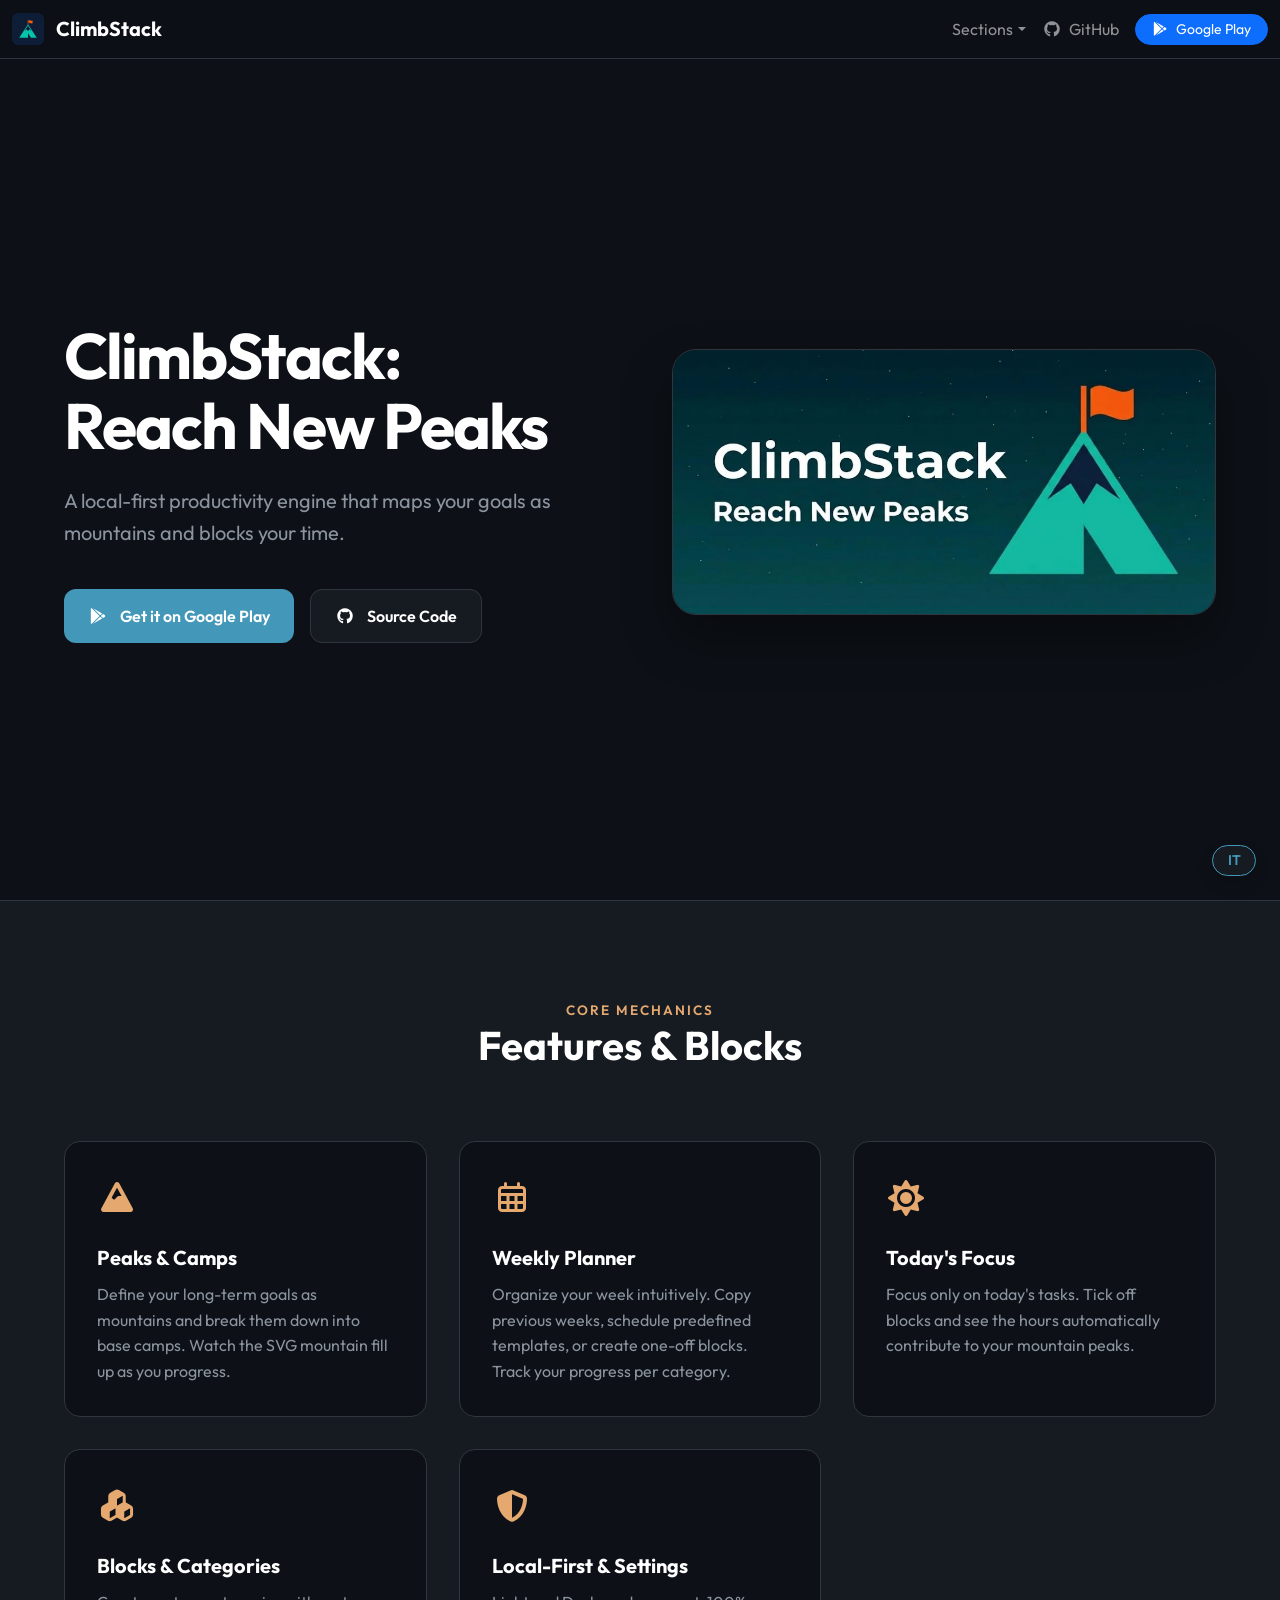
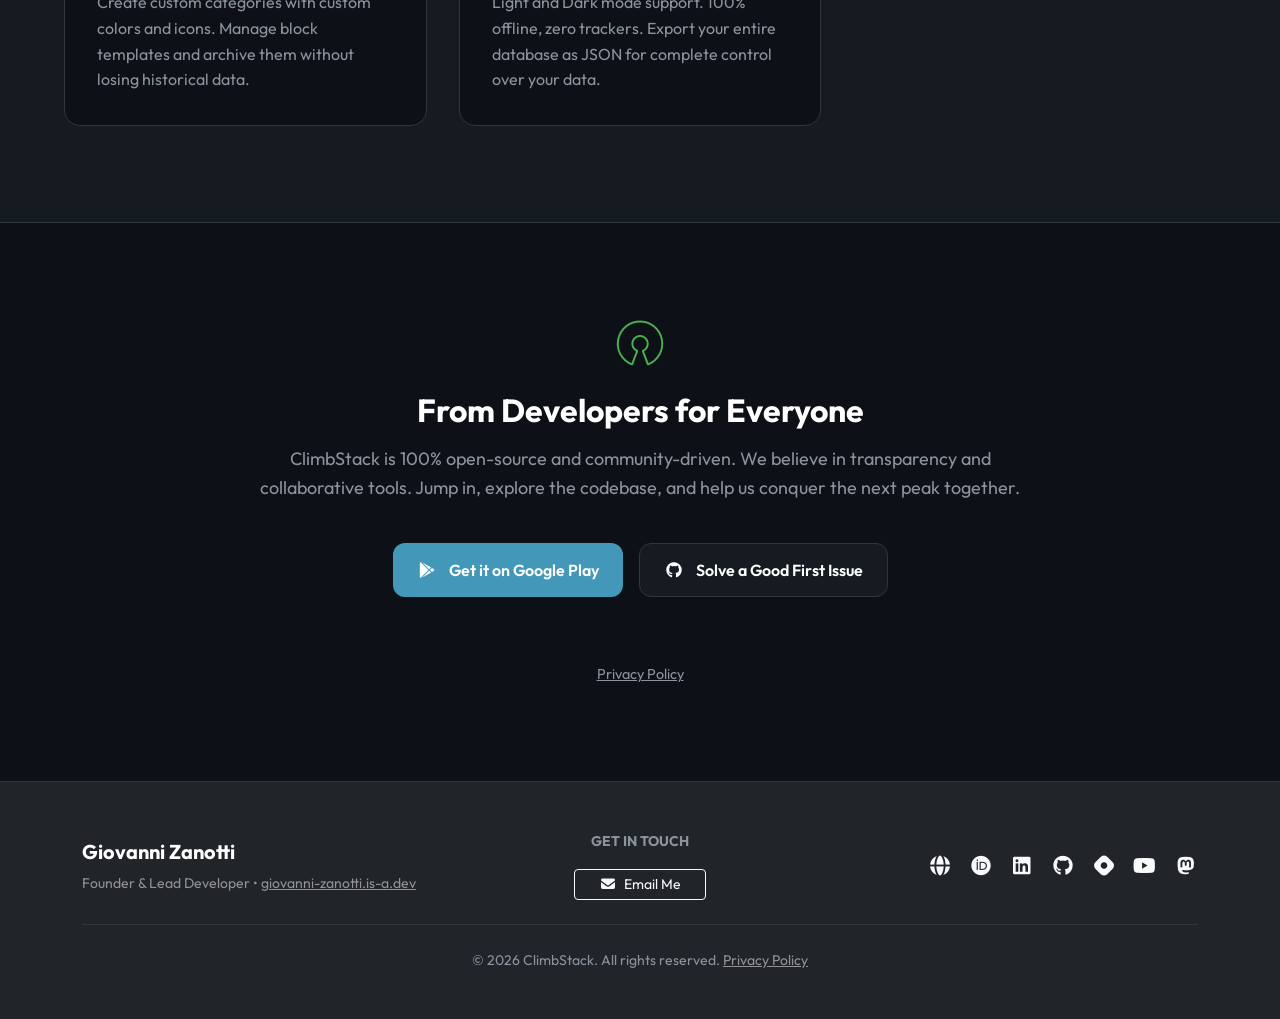
<file: index.html>
<!DOCTYPE html>
<html lang="en">
<head>
  <meta charset="UTF-8">
  <meta name="viewport" content="width=device-width, initial-scale=1.0">
  <title>ClimbStack - Gamify your goals.</title>
  
  <meta name="description" content="A local-first productivity engine that maps your goals as mountains and blocks your time.">
  <meta name="theme-color" content="#0D1117">
  <meta name="referrer" content="strict-origin-when-cross-origin">
  <link rel="canonical" href="https://climbstack.github.io/">
  <meta name="google-site-verification" content="YzHt-BYmM1HLvC2pYqcA4j8ddYJd6Ll98s3a3wKNP8w">

  <!-- Open Graph / Facebook -->
  <meta property="og:type" content="website">
  <meta property="og:url" content="https://climbstack.github.io/">
  <meta property="og:title" content="ClimbStack - Gamify your goals.">
  <meta property="og:description" content="A local-first productivity engine that maps your goals as mountains and blocks your time.">
  <meta property="og:image" content="https://climbstack.github.io/assets/feature.png">
  <meta property="og:site_name" content="ClimbStack">
  <meta property="og:locale" content="en_US">
  <meta property="og:locale:alternate" content="it_IT">

  <!-- Twitter Card -->
  <meta name="twitter:card" content="summary_large_image">
  <meta name="twitter:url" content="https://climbstack.github.io/">
  <meta name="twitter:title" content="ClimbStack - Gamify your goals.">
  <meta name="twitter:description" content="A local-first productivity engine that maps your goals as mountains and blocks your time.">
  <meta name="twitter:image" content="https://climbstack.github.io/assets/feature.png">

  <!-- Preconnect to external CDNs -->
  <link rel="preconnect" href="https://fonts.googleapis.com">
  <link rel="preconnect" href="https://fonts.gstatic.com" crossorigin>
  <link rel="preconnect" href="https://cdn.jsdelivr.net">
  <link rel="stylesheet" href="https://fonts.googleapis.com/css2?family=Outfit:wght@300;400;500;600;700&display=swap">

  <!-- Favicons & App Manifest -->
  <link rel="icon" type="image/x-icon" href="favicon.ico">
  <link rel="icon" type="image/png" sizes="32x32" href="assets/favicon-32x32.png">
  <link rel="icon" type="image/png" sizes="16x16" href="assets/favicon-16x16.png">
  <link rel="apple-touch-icon" sizes="180x180" href="assets/apple-touch-icon.png">
  <link rel="manifest" href="site.webmanifest">
  
  <!-- CSS -->
  <link rel="stylesheet" href="css/globals.css">
  <link rel="stylesheet" href="css/climbstack.css">
  <!-- Bootstrap -->
  <link href="https://cdn.jsdelivr.net/npm/bootstrap@5.3.3/dist/css/bootstrap.min.css" rel="stylesheet" integrity="sha384-QWTKZyjpPEjISv5WaRU9OFeRpok6YctnYmDr5pNlyT2bRjXh0JMhjY6hW+ALEwIH" crossorigin="anonymous">
  <!-- Font Awesome -->
  <link rel="stylesheet" href="css/font-awesome/css/all.min.css">

  <!-- Structured Data (JSON-LD) -->
  <script type="application/ld+json">
  {
    "@context": "https://schema.org",
    "@graph": [
      {
        "@type": "WebSite",
        "@id": "https://climbstack.github.io/#website",
        "url": "https://climbstack.github.io/",
        "name": "ClimbStack",
        "description": "Gamify your goals. Conquer your peaks."
      },
      {
        "@type": "SoftwareApplication",
        "@id": "https://climbstack.github.io/#app",
        "name": "ClimbStack",
        "operatingSystem": "Android, iOS",
        "applicationCategory": "ProductivityApplication",
        "offers": {
          "@type": "Offer",
          "price": "0",
          "priceCurrency": "USD"
        },
        "downloadUrl": "https://play.google.com/store/apps/details?id=com.gizano.levelup",
        "installUrl": "https://play.google.com/store/apps/details?id=com.gizano.levelup",
        "description": "A local-first productivity engine that maps your goals as mountains and blocks your time.",
        "url": "https://climbstack.github.io/"
      }
    ]
  }
  </script>
  
  <!-- Scripts -->
  <script src="js/i18n/climbstack.js" defer></script>
  <script src="js/i18n.js" defer></script>
</head>
<body class="climbstack-page">

  <!-- Skip to main content for keyboard & screen reader accessibility -->
  <a href="#main-content" class="skip-link">Skip to main content</a>

  <nav class="navbar navbar-expand-lg navbar-dark fixed-top" style="background-color: rgba(13, 17, 23, 0.85); backdrop-filter: blur(10px); border-bottom: 1px solid var(--lu-border);">
    <div class="container" style="max-width: 1400px;">
      <a class="navbar-brand fw-bold" style="display: flex; align-items: center; gap: 0.75rem;" href="#" aria-label="ClimbStack Home">
        <img src="assets/icon.png" alt="ClimbStack Icon" width="32" height="32" style="border-radius: 6px;">
        <span data-i18n="nav_home" data-i18n-raw>ClimbStack</span>
      </a>
      <button class="navbar-toggler" type="button" data-bs-toggle="collapse" data-bs-target="#luNavbar" aria-controls="luNavbar" aria-expanded="false" aria-label="Toggle navigation">
        <span class="navbar-toggler-icon"></span>
      </button>
      <div class="collapse navbar-collapse" id="luNavbar">
        <ul class="navbar-nav ms-auto align-items-center">
          <li class="nav-item dropdown">
            <button class="nav-link dropdown-toggle" type="button" data-bs-toggle="dropdown" aria-expanded="false" data-i18n="nav_sections" data-i18n-raw>Sections</button>
            <ul class="dropdown-menu dropdown-menu-dark">
              <li><a class="dropdown-item" href="#features" data-i18n="nav_features">Features</a></li>
              <li><a class="dropdown-item" href="#open-source" data-i18n="nav_os">Open Source</a></li>
            </ul>
          </li>
          <li class="nav-item">
            <a class="nav-link" href="https://github.com/ClimbStack/climbstack-app" target="_blank" rel="noopener noreferrer"><i class="fab fa-github me-1"></i> GitHub</a>
          </li>
          <li class="nav-item ms-lg-2">
            <a class="btn btn-sm btn-primary rounded-pill px-3" href="https://play.google.com/store/apps/details?id=com.gizano.levelup" target="_blank" rel="noopener noreferrer"><i class="fab fa-google-play me-1"></i> Google Play</a>
          </li>
        </ul>
      </div>
    </div>
  </nav>

  <main id="main-content">
    <header class="lu-hero">
      <div class="lu-hero-content">
        <h1 data-i18n="hero_h1">Gamify your goals.<br>Conquer your peaks.</h1>
        <p class="lu-hero-sub" data-i18n="hero_sub">A local-first productivity engine that maps your goals as mountains and blocks your time.</p>
        
        <div class="lu-btn-group">
          <a href="https://play.google.com/store/apps/details?id=com.gizano.levelup" target="_blank" rel="noopener noreferrer" class="lu-btn lu-btn-primary" aria-label="Get it on Google Play">
            <i class="fab fa-google-play"></i> <span data-i18n="btn_play" data-i18n-raw>Get it on Google Play</span>
          </a>
          <a href="https://github.com/ClimbStack/climbstack-app" target="_blank" rel="noopener noreferrer" class="lu-btn lu-btn-secondary" aria-label="Source on GitHub">
            <i class="fab fa-github"></i> <span data-i18n="btn_source" data-i18n-raw>Source Code</span>
          </a>
        </div>
      </div>
      <div class="lu-hero-visual">
        <picture>
          <source srcset="assets/feature.webp" type="image/webp">
          <img src="assets/feature.png" alt="ClimbStack App Interface Screenshot showing peaks and time blocks" width="1024" height="500" decoding="async">
        </picture>
      </div>
    </header>

    <section id="features" class="lu-features">
      <div class="container text-center mb-5">
        <span class="qg-eyebrow" data-i18n="feat_eyebrow" style="color: var(--lu-accent); text-transform: uppercase; letter-spacing: 2px; font-size: 0.85rem; font-weight: 600;">Core Mechanics</span>
        <h2 class="qg-title mb-4" data-i18n="feat_title" style="font-size: 2.5rem;">Features &amp; Blocks</h2>
      </div>

      <div class="lu-features-grid">
        <div class="lu-feature-card">
          <div class="lu-feature-icon">
            <i class="fas fa-mountain"></i>
          </div>
          <h3 data-i18n="feat_peaks_ttl">Peaks &amp; Camps</h3>
          <p data-i18n="feat_peaks_desc">Define your long-term goals as mountains and break them down into base camps. Watch the SVG mountain fill up as you progress.</p>
        </div>
        
        <div class="lu-feature-card">
          <div class="lu-feature-icon">
            <i class="far fa-calendar-alt"></i>
          </div>
          <h3 data-i18n="feat_planner_ttl">Weekly Planner</h3>
          <p data-i18n="feat_planner_desc">Organize your week intuitively. Copy previous weeks, schedule predefined templates, or create one-off blocks. Track your progress per category.</p>
        </div>

        <div class="lu-feature-card">
          <div class="lu-feature-icon">
            <i class="fas fa-sun"></i>
          </div>
          <h3 data-i18n="feat_today_ttl">Today's Focus</h3>
          <p data-i18n="feat_today_desc">Focus only on today's tasks. Tick off blocks and see the hours automatically contribute to your mountain peaks.</p>
        </div>

        <div class="lu-feature-card">
          <div class="lu-feature-icon">
            <i class="fas fa-cubes"></i>
          </div>
          <h3 data-i18n="feat_blocks_ttl">Blocks &amp; Categories</h3>
          <p data-i18n="feat_blocks_desc">Create custom categories with custom colors and icons. Manage block templates and archive them without losing historical data.</p>
        </div>

        <div class="lu-feature-card">
          <div class="lu-feature-icon">
            <i class="fas fa-shield-alt"></i>
          </div>
          <h3 data-i18n="feat_local_ttl">Local-First &amp; Settings</h3>
          <p data-i18n="feat_local_desc">Light and Dark mode support. 100% offline, zero trackers. Export your entire database as JSON for complete control over your data.</p>
        </div>
      </div>
      
    </section>

    <section id="open-source" class="lu-os">
      <div class="lu-os-content text-center">
        <i class="fab fa-osi fa-3x mb-4" style="color: #4CAF50;"></i>
        <h2 data-i18n="os_title">From Developers for Everyone</h2>
        <p data-i18n="os_desc" class="lu-os-sub mx-auto">ClimbStack is 100% open-source and community-driven. We believe in transparency and collaborative tools. Jump in, explore the codebase, and help us conquer the next peak together.</p>
        <div class="d-flex justify-content-center gap-3 flex-wrap">
          <a href="https://play.google.com/store/apps/details?id=com.gizano.levelup" target="_blank" rel="noopener noreferrer" class="lu-btn lu-btn-primary">
            <i class="fab fa-google-play"></i> <span data-i18n="btn_play" data-i18n-raw>Get it on Google Play</span>
          </a>
          <a href="https://github.com/ClimbStack/climbstack-app/issues?q=is%3Aissue+is%3Aopen+label%3A%22good+first+issue%22" target="_blank" rel="noopener noreferrer" class="lu-btn lu-btn-secondary">
            <i class="fab fa-github"></i> <span data-i18n="os_cta" data-i18n-raw>Solve a Good First Issue</span>
          </a>
        </div>
        
        <div style="margin-top: 4rem;">
          <a href="./privacy.html" style="color: var(--lu-text-sec); text-decoration: underline; font-size: 0.9rem;" aria-label="Read Privacy Policy" data-i18n="footer_privacy" data-i18n-raw>Privacy Policy</a>
        </div>
      </div>
    </section>
  </main>

  <!-- i18n Toggle Button Bottom Right -->
  <button type="button" id="i18n-toggle" class="btn btn-sm btn-outline-primary rounded-pill fw-semibold position-fixed bottom-0 end-0 m-4 shadow" style="z-index: 1050; background-color: var(--lu-bg-surface); color: var(--lu-primary); border-color: var(--lu-primary);" data-i18n-toggle>EN</button>

  <div id="site-footer"></div>
  <!-- Script for common footer across all pages -->
  <script src="js/footer.js" defer></script>
  <!-- Bootstrap JS (per Dropdown) -->
  <script src="https://cdn.jsdelivr.net/npm/bootstrap@5.3.3/dist/js/bootstrap.bundle.min.js" defer></script>
</body>
</html>
</file>
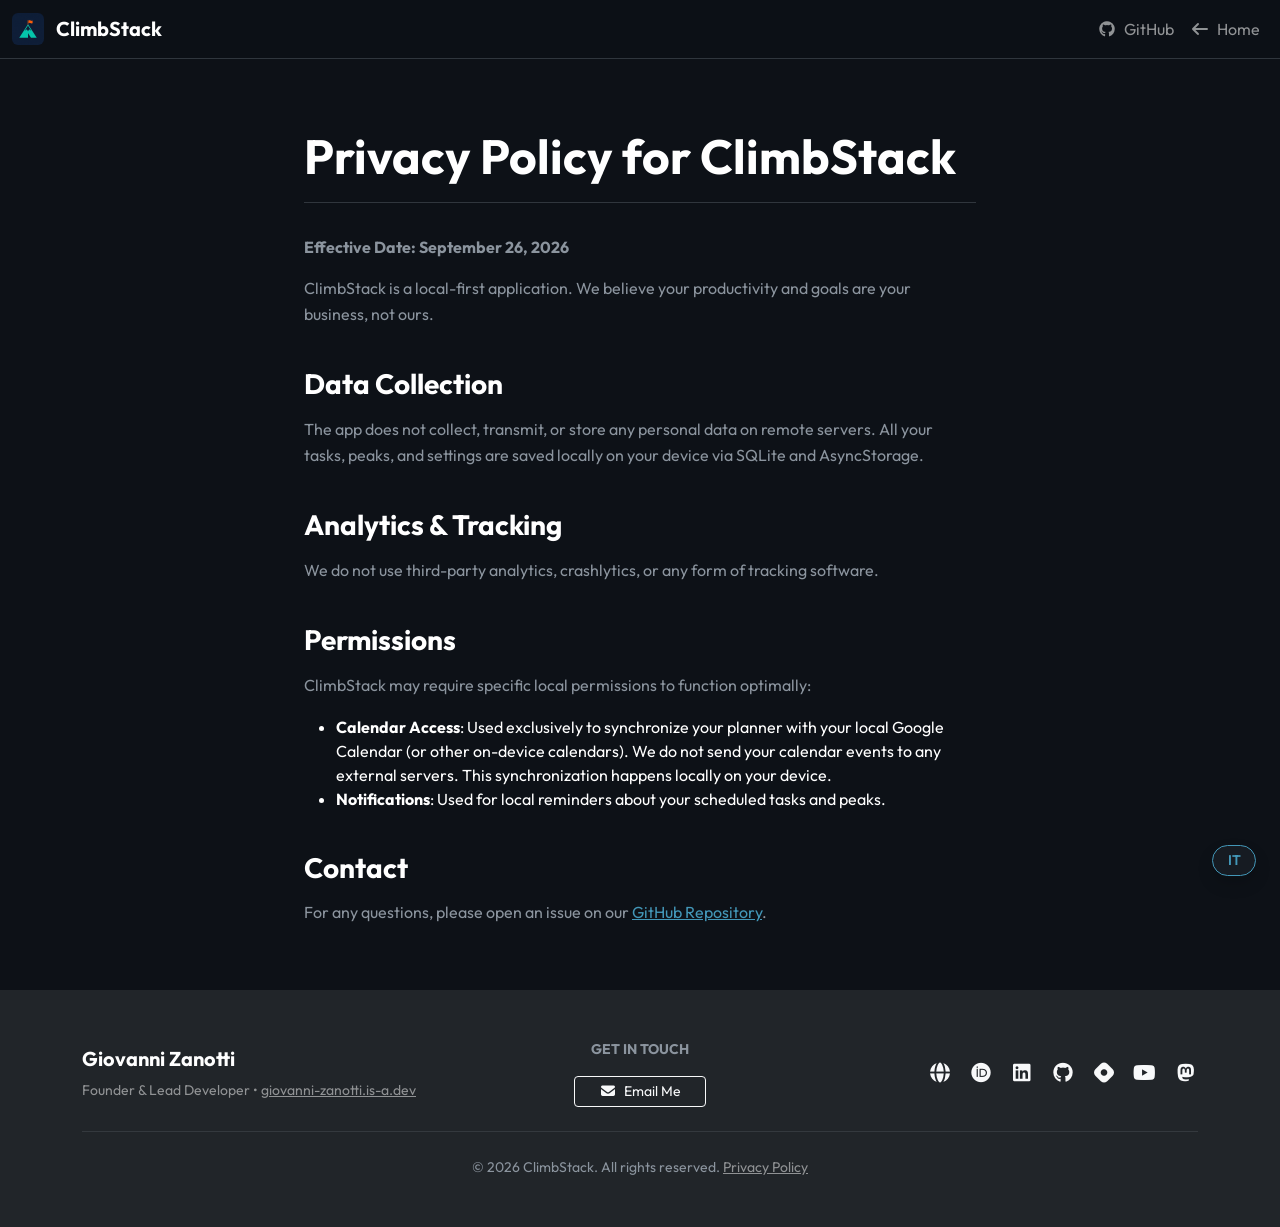
<file: privacy.html>
<!DOCTYPE html>
<html lang="en">
<head>
  <meta charset="UTF-8">
  <meta name="viewport" content="width=device-width, initial-scale=1.0">
  <title>Privacy Policy - ClimbStack</title>
  
  <meta name="description" content="Privacy Policy for ClimbStack. 100% local-first, zero remote data collection, zero trackers.">
  <meta name="theme-color" content="#0D1117">
  <meta name="referrer" content="strict-origin-when-cross-origin">
  <link rel="canonical" href="https://climbstack.github.io/privacy.html">

  <!-- Open Graph -->
  <meta property="og:type" content="article">
  <meta property="og:url" content="https://climbstack.github.io/privacy.html">
  <meta property="og:title" content="Privacy Policy - ClimbStack">
  <meta property="og:description" content="Privacy Policy for ClimbStack. 100% local-first, zero remote data collection, zero trackers.">
  <meta property="og:image" content="https://climbstack.github.io/assets/feature.png">
  <meta property="og:site_name" content="ClimbStack">
  <meta property="og:locale" content="en_US">
  <meta property="og:locale:alternate" content="it_IT">

  <!-- Twitter Card -->
  <meta name="twitter:card" content="summary_large_image">
  <meta name="twitter:url" content="https://climbstack.github.io/privacy.html">
  <meta name="twitter:title" content="Privacy Policy - ClimbStack">
  <meta name="twitter:description" content="Privacy Policy for ClimbStack. 100% local-first, zero remote data collection, zero trackers.">
  <meta name="twitter:image" content="https://climbstack.github.io/assets/feature.png">

  <!-- Preconnect to external CDNs -->
  <link rel="preconnect" href="https://fonts.googleapis.com">
  <link rel="preconnect" href="https://fonts.gstatic.com" crossorigin>
  <link rel="preconnect" href="https://cdn.jsdelivr.net">
  <link rel="stylesheet" href="https://fonts.googleapis.com/css2?family=Outfit:wght@300;400;500;600;700&display=swap">

  <!-- Favicons & App Manifest -->
  <link rel="icon" type="image/x-icon" href="favicon.ico">
  <link rel="icon" type="image/png" sizes="32x32" href="assets/favicon-32x32.png">
  <link rel="icon" type="image/png" sizes="16x16" href="assets/favicon-16x16.png">
  <link rel="apple-touch-icon" sizes="180x180" href="assets/apple-touch-icon.png">
  <link rel="manifest" href="site.webmanifest">

  <!-- CSS -->
  <link rel="stylesheet" href="css/globals.css">
  <link rel="stylesheet" href="css/climbstack.css">
  <link href="https://cdn.jsdelivr.net/npm/bootstrap@5.3.3/dist/css/bootstrap.min.css" rel="stylesheet" integrity="sha384-QWTKZyjpPEjISv5WaRU9OFeRpok6YctnYmDr5pNlyT2bRjXh0JMhjY6hW+ALEwIH" crossorigin="anonymous">
  <link rel="stylesheet" href="css/font-awesome/css/all.min.css">
  
  <!-- Scripts -->
  <script src="js/i18n/climbstack_privacy.js" defer></script>
  <script src="js/i18n.js" defer></script>
</head>
<body class="climbstack-page">

  <!-- Skip link for accessibility -->
  <a href="#main-content" class="skip-link">Skip to main content</a>

  <nav class="navbar navbar-expand-lg navbar-dark fixed-top" style="background-color: rgba(13, 17, 23, 0.85); backdrop-filter: blur(10px); border-bottom: 1px solid var(--lu-border);">
    <div class="container" style="max-width: 1400px;">
      <a class="navbar-brand fw-bold" style="display: flex; align-items: center; gap: 0.75rem;" href="index.html" aria-label="ClimbStack Home">
        <img src="assets/icon.png" alt="ClimbStack Icon" width="32" height="32" style="border-radius: 6px;">
        <span>ClimbStack</span>
      </a>
      <button class="navbar-toggler" type="button" data-bs-toggle="collapse" data-bs-target="#luNavbar" aria-controls="luNavbar" aria-expanded="false" aria-label="Toggle navigation">
        <span class="navbar-toggler-icon"></span>
      </button>
      <div class="collapse navbar-collapse" id="luNavbar">
        <ul class="navbar-nav ms-auto align-items-center">
          <li class="nav-item">
            <a class="nav-link" href="https://github.com/ClimbStack/climbstack-app" target="_blank" rel="noopener noreferrer"><i class="fab fa-github me-1"></i> GitHub</a>
          </li>
          <li class="nav-item">
            <a class="nav-link" href="index.html"><i class="fas fa-arrow-left me-1"></i> Home</a>
          </li>
        </ul>
      </div>
    </div>
  </nav>

  <main id="main-content" class="lu-page-content">
    <h1 data-i18n="priv_title">Privacy Policy for ClimbStack</h1>
    
    <p><strong data-i18n="priv_date">Effective Date: September 26, 2026</strong></p>

    <p data-i18n="priv_intro">ClimbStack is a local-first application. We believe your productivity and goals are your business, not ours.</p>

    <h2 data-i18n="priv_h_data">Data Collection</h2>
    <p data-i18n="priv_data">The app does not collect, transmit, or store any personal data on remote servers. All your tasks, peaks, and settings are saved locally on your device via SQLite and AsyncStorage.</p>

    <h2 data-i18n="priv_h_analytics">Analytics &amp; Tracking</h2>
    <p data-i18n="priv_analytics">We do not use third-party analytics, crashlytics, or any form of tracking software.</p>

    <h2 data-i18n="priv_h_perm">Permissions</h2>
    <p data-i18n="priv_perm_intro">ClimbStack may require specific local permissions to function optimally:</p>
    <ul>
      <li><strong data-i18n="priv_perm_cal_t">Calendar Access</strong>: <span data-i18n="priv_perm_cal_d">Used exclusively to synchronize your planner with your local Google Calendar (or other on-device calendars). We do not send your calendar events to any external servers. This synchronization happens locally on your device.</span></li>
      <li><strong data-i18n="priv_perm_not_t">Notifications</strong>: <span data-i18n="priv_perm_not_d">Used for local reminders about your scheduled tasks and peaks.</span></li>
    </ul>

    <h2 data-i18n="priv_h_contact">Contact</h2>
    <p data-i18n="priv_contact">For any questions, please open an issue on our <a href="https://github.com/ClimbStack/climbstack-app" target="_blank" rel="noopener noreferrer" style="color: var(--lu-primary);">GitHub Repository</a>.</p>
  </main>

  <!-- i18n Toggle Button Bottom Right -->
  <button type="button" id="i18n-toggle" class="btn btn-sm btn-outline-primary rounded-pill fw-semibold position-fixed bottom-0 end-0 m-4 shadow" style="z-index: 1050; background-color: var(--lu-bg-surface); color: var(--lu-primary); border-color: var(--lu-primary);" data-i18n-toggle>EN</button>

  <div id="site-footer"></div>
  <script src="js/footer.js" defer></script>
  <!-- Bootstrap JS (per Dropdown) -->
  <script src="https://cdn.jsdelivr.net/npm/bootstrap@5.3.3/dist/js/bootstrap.bundle.min.js" defer></script>
</body>
</html>
</file>
<file: css/globals.css>
:root {
    --primary-color: #2c3e50;
    --accent-color: #3498db;
    --text-light: #7f8c8d;
    --text-important: #ffc107;
}

html {
    scroll-behavior: smooth;
}

body {
    font-family: 'Inter', sans-serif;
    line-height: 1.6;
    color: #333;
}

/* Accessibility: Visible focus */
a:focus, button:focus {
    outline: 2px solid var(--accent-color);
    outline-offset: 2px;
}

.hero-section {
    min-height: 100vh;
    display: flex;
    align-items: center;
    padding: 100px 0; 
}

/* Global responsive images */
img {
    max-width: 100%;
    height: auto;
}

.card {
    transition: transform 0.3s ease;
}

.card:hover {
    transform: translateY(-5px);
}

.navbar-glass {
    background: rgba(255, 255, 255, 0.8) !important; /* Lighter for contrast */
    backdrop-filter: blur(15px);
    border-bottom: 1px solid rgba(0, 0, 0, 0.05);
    transition: all 0.3s ease;
}

.navbar-glass .navbar-brand {
    color: #2c3e50 !important;
    font-weight: 700;
}

.navbar-glass .nav-link {
    color: #2c3e50 !important;
    transition: all 0.3s ease;
    font-weight: 600;
    padding: 0.5rem 1rem !important; /* Larger touch targets */
}

.navbar-glass .nav-link:hover {
    color: var(--accent-color) !important;
    transform: translateY(-1px);
}

.navbar-glass.scrolled {
    background: rgba(255, 255, 255, 0.98) !important;
    backdrop-filter: blur(20px);
    box-shadow: 0 2px 10px rgba(0, 0, 0, 0.1);
}

.navbar-glass .dropdown-menu {
    background-color: rgba(255, 255, 255, 0.98);
    border: 1px solid rgba(0, 0, 0, 0.1);
}

.navbar-glass .dropdown-item {
    color: #2c3e50 !important;
    padding: 10px 20px; /* Touch target */
}

.navbar-glass .dropdown-item:hover {
    background-color: #f8f9fa;
    color: var(--accent-color) !important;
}

.navbar-brand {
    font-size: 1.5rem;
}

.social-links {
    text-align: center;
}

/* Touch target for mobile */
.social-icon {
    display: inline-block;
    padding: 10px;
}

.bg-alt-section {
    background-color: #f8f9fa;
    border-top: 1px solid #e9ecef;
    border-bottom: 1px solid #e9ecef;
}

/* Standard accessibility class (A11y) */
.visually-hidden {
    position: absolute !important;
    width: 1px !important;
    height: 1px !important;
    padding: 0 !important;
    margin: -1px !important;
    overflow: hidden !important;
    clip: rect(0, 0, 0, 0) !important;
    white-space: nowrap !important;
    
    
    border: 0 !important;
}

@media (max-width: 768px) {
    body {
        margin-top: 0;
    }
    
    .hero-section {
        text-align: center;
        padding-top: 120px;
    }

    .social-links {
        margin-top: 30px;
    }
    
    .navbar-collapse {
        background: white;
        padding: 1rem;
        border-radius: 0 0 10px 10px;
        box-shadow: 0 4px 6px rgba(0,0,0,0.1);
    }
}

@media (max-width: 991.98px) {
    .hero-section {
        text-align: center;
    }

    .hero-content .d-flex {
        justify-content: center;
    }
}
/* Language switch */
#i18n-toggle {
    min-width: 2.75rem;
    white-space: nowrap;
}

html[lang="it"] body [data-i18n-hide="it"],
html[lang="en"] body [data-i18n-hide="en"] {
    display: none !important;
}
</file>
<file: css/climbstack.css>
/* 
  ClimbStack Landing Page Styles 
  Theme: Alpine Dusk
*/

:root {
  --lu-bg-main: #0D1117;
  --lu-bg-surface: #161B22;
  --lu-primary: #4397B8;
  --lu-primary-hover: #327A97;
  --lu-accent: #E5A970;
  --lu-text-main: #FFFFFF;
  --lu-text-sec: #8B949E;
  --lu-border: #30363D;
  --lu-font: 'Outfit', sans-serif;
}

body.climbstack-page {
  background-color: var(--lu-bg-main);
  color: var(--lu-text-main);
  font-family: var(--lu-font);
  margin: 0;
  padding: 0;
  -webkit-font-smoothing: antialiased;
}

.climbstack-page h1, 
.climbstack-page h2, 
.climbstack-page h3, 
.climbstack-page h4 {
  font-family: var(--lu-font);
  color: var(--lu-text-main);
  font-weight: 700;
  margin-bottom: 1rem;
}

.climbstack-page p {
  color: var(--lu-text-sec);
  line-height: 1.6;
}

/* Nav / Header */
.lu-brand {
  display: flex;
  align-items: center;
  gap: 0.75rem;
  text-decoration: none;
  font-size: 1.5rem;
  font-weight: 700;
  color: var(--lu-text-main);
}

.lu-brand img {
  width: 40px;
  height: 40px;
  border-radius: 8px;
}

@media (max-width: 991.98px) {
  #luNavbar {
    background-color: var(--lu-bg-surface);
    padding: 1.5rem;
    border-radius: 12px;
    margin-top: 1rem;
    border: 1px solid var(--lu-border);
    box-shadow: 0 16px 48px rgba(0,0,0,0.6);
  }
  
  #luNavbar .nav-item {
    margin-bottom: 0.5rem;
  }
}

/* Hero Section */
.lu-hero {
  display: grid;
  grid-template-columns: 1fr;
  gap: 3rem;
  padding: 8rem 5% 4rem; /* Increased top padding to clear absolute nav */
  max-width: 1400px;
  margin: 0 auto;
  align-items: center;
  min-height: 100vh;
}

@media (min-width: 992px) {
  .lu-hero {
    grid-template-columns: 1fr 1fr;
    gap: 4rem;
  }
}

.lu-hero-content {
  max-width: 600px;
}

.lu-hero h1 {
  font-size: clamp(2.5rem, 5vw, 4.5rem);
  line-height: 1.1;
  letter-spacing: -0.03em;
  margin-bottom: 1.5rem;
}

.lu-hero-sub {
  font-size: clamp(1.125rem, 2vw, 1.25rem);
  color: var(--lu-text-sec);
  margin-bottom: 2.5rem;
  max-width: 500px;
}

.lu-hero-visual {
  position: relative;
  border-radius: 24px;
  overflow: hidden;
  box-shadow: 0 24px 48px rgba(0,0,0,0.4);
  border: 1px solid var(--lu-border);
}

.lu-hero-visual img {
  width: 100%;
  height: auto;
  display: block;
}

/* Buttons */
.lu-btn-group {
  display: flex;
  flex-wrap: wrap;
  gap: 1rem;
}

.lu-btn {
  display: inline-flex;
  align-items: center;
  gap: 0.75rem;
  padding: 0.875rem 1.5rem;
  border-radius: 12px;
  font-weight: 600;
  font-size: 1rem;
  text-decoration: none;
  transition: transform 0.2s ease, background-color 0.2s ease;
}

.lu-btn:active {
  transform: translateY(2px);
}

.lu-btn-primary {
  background-color: var(--lu-primary);
  color: #FFFFFF;
}

.lu-btn-primary:hover {
  background-color: var(--lu-primary-hover);
  color: #FFFFFF;
}

.lu-btn-secondary {
  background-color: var(--lu-bg-surface);
  color: var(--lu-text-main);
  border: 1px solid var(--lu-border);
}

.lu-btn-secondary:hover {
  background-color: #21262d;
  color: var(--lu-text-main);
}

/* Features */
.lu-features {
  background-color: var(--lu-bg-surface);
  padding: 6rem 5%;
  border-top: 1px solid var(--lu-border);
  border-bottom: 1px solid var(--lu-border);
  min-height: 100vh;
  display: flex;
  flex-direction: column;
  justify-content: center;
}

.lu-features-grid {
  display: grid;
  grid-template-columns: 1fr;
  gap: 3rem;
  max-width: 1400px;
  margin: 0 auto;
}

@media (min-width: 768px) {
  .lu-features-grid {
    grid-template-columns: repeat(3, 1fr);
    gap: 2rem;
  }
}

.lu-feature-card {
  padding: 2rem;
  border-radius: 16px;
  background-color: var(--lu-bg-main);
  border: 1px solid var(--lu-border);
  transition: transform 0.3s ease;
}

.lu-feature-card:hover {
  transform: translateY(-4px);
}

.lu-feature-icon {
  font-size: 2rem;
  color: var(--lu-accent);
  margin-bottom: 1.5rem;
}

.lu-feature-card h3 {
  font-size: 1.25rem;
  margin-bottom: 0.75rem;
}

.lu-feature-card p {
  font-size: 1rem;
  margin-bottom: 0;
}

/* Open Source Section */
.lu-os {
  background-color: var(--lu-bg-main);
  padding: 6rem 5%;
  border-bottom: 1px solid var(--lu-border);
  display: flex;
  justify-content: center;
  align-items: center;
  min-height: 50vh;
}

.lu-os-content {
  max-width: 800px;
}

.lu-os-sub {
  font-size: 1.125rem;
  color: var(--lu-text-sec);
  margin-bottom: 2.5rem;
}

/* Simple text pages (Privacy) */
.lu-page-content {
  max-width: 800px;
  margin: 8rem auto 4rem;
  padding: 0 5%;
  min-height: 60vh;
}

.lu-page-content h1 {
  font-size: 3rem;
  margin-bottom: 2rem;
  border-bottom: 1px solid var(--lu-border);
  padding-bottom: 1rem;
}

.lu-page-content h2 {
  font-size: 1.75rem;
  margin-top: 2.5rem;
  margin-bottom: 1rem;
}

/* Footer Overrides for Dark Theme integration */
#site-footer {
  background-color: var(--lu-bg-surface) !important;
  border-top: 1px solid var(--lu-border) !important;
  color: var(--lu-text-sec) !important;
}

#site-footer * {
  color: inherit;
}

#site-footer a:hover {
  color: var(--lu-text-main) !important;
}

/* Accessibility: Skip to Content */
.skip-link {
  position: absolute;
  top: -100px;
  left: 1rem;
  background-color: var(--lu-primary);
  color: #FFFFFF !important;
  padding: 0.75rem 1.25rem;
  border-radius: 8px;
  z-index: 2000;
  font-weight: 600;
  text-decoration: none;
  transition: top 0.2s ease;
}

.skip-link:focus {
  top: 1rem;
}

/* Accessibility: Prefers Reduced Motion */
@media (prefers-reduced-motion: reduce) {
  *, *::before, *::after {
    animation-duration: 0.01ms !important;
    animation-iteration-count: 1 !important;
    transition-duration: 0.01ms !important;
    scroll-behavior: auto !important;
  }
}
</file>
